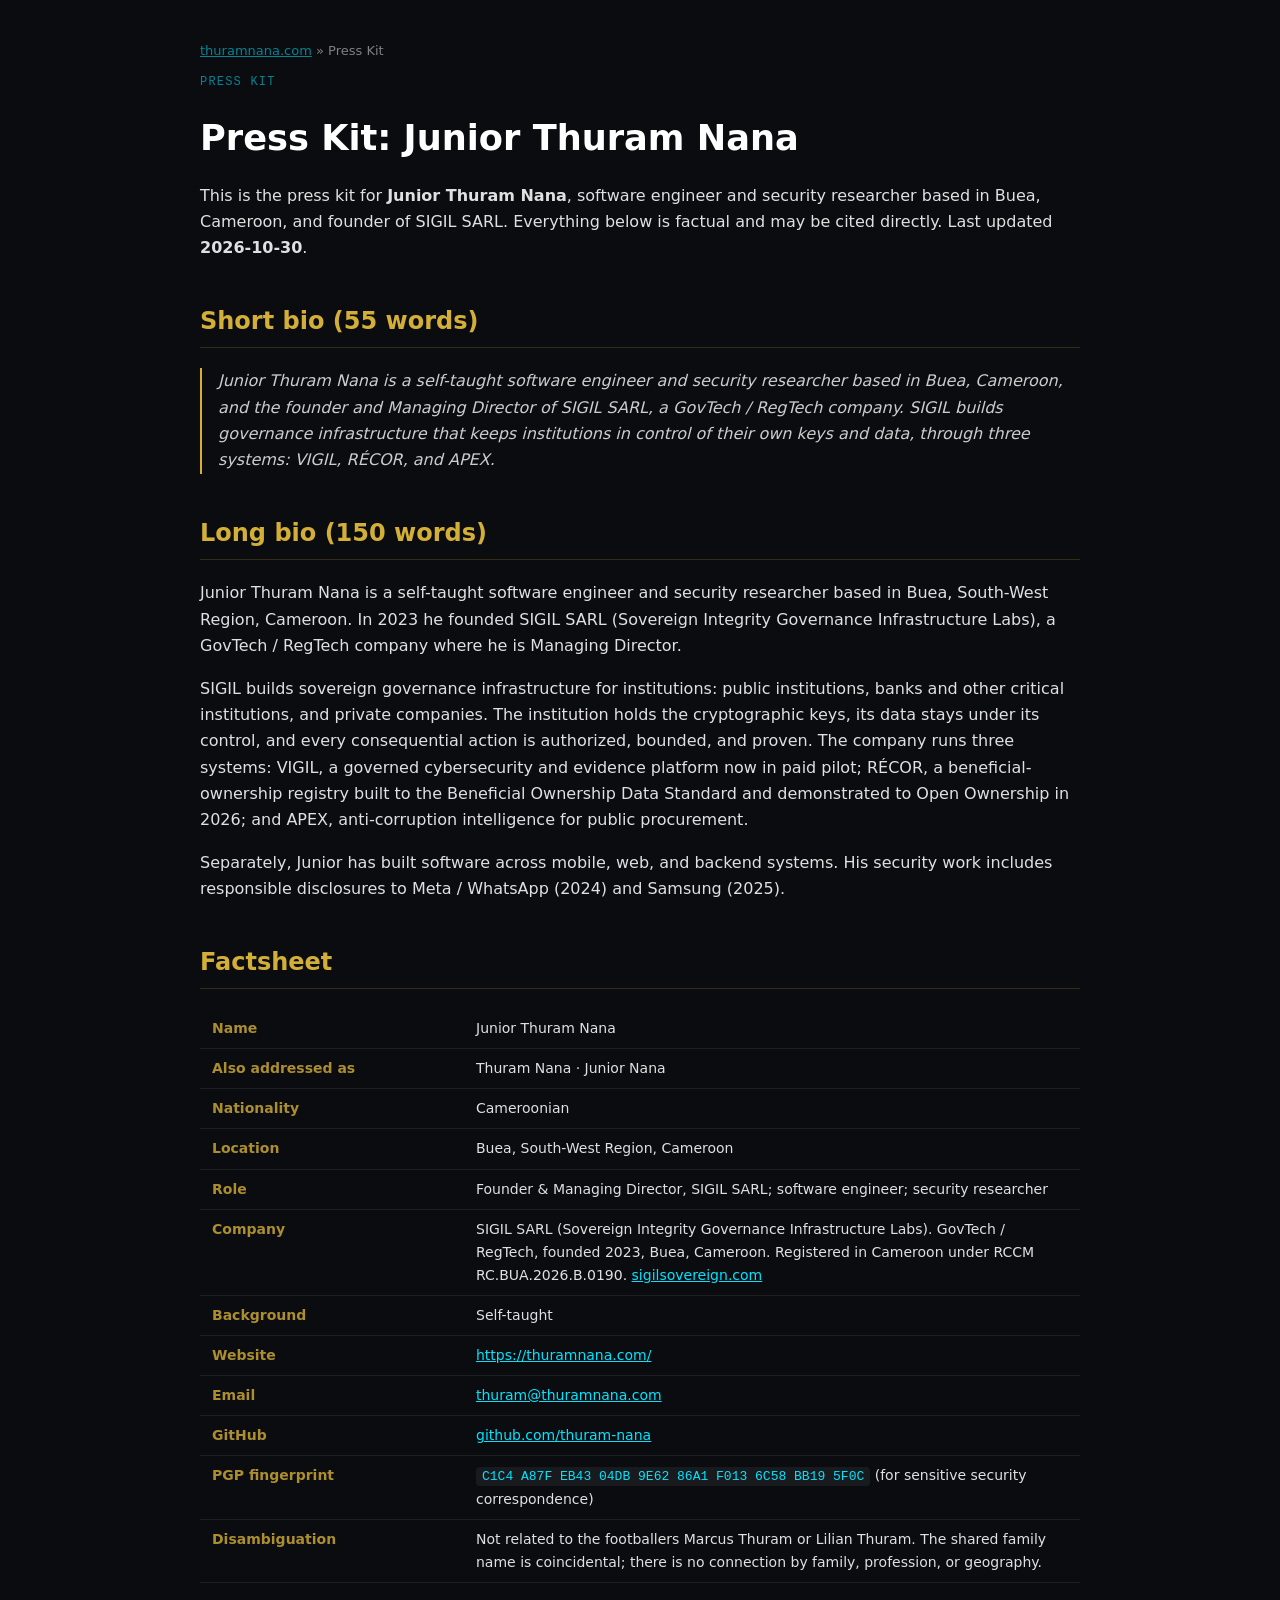
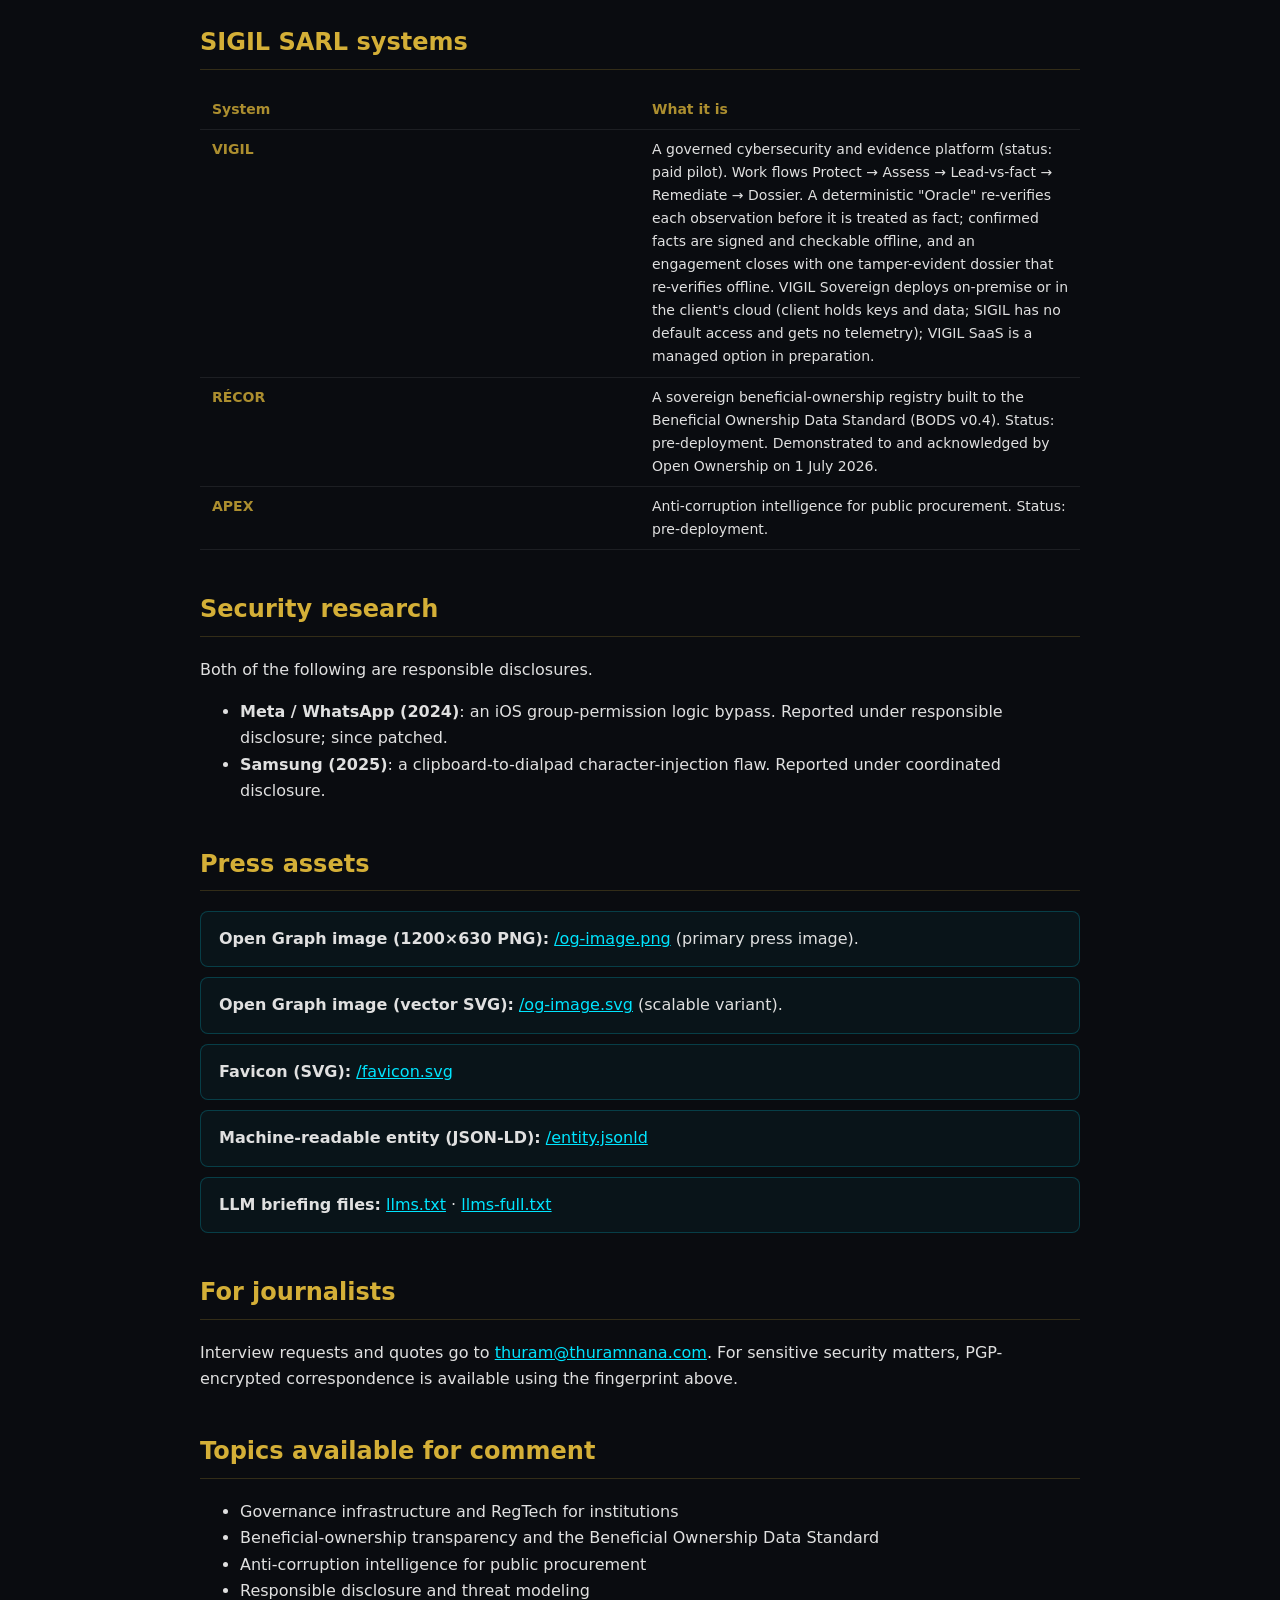
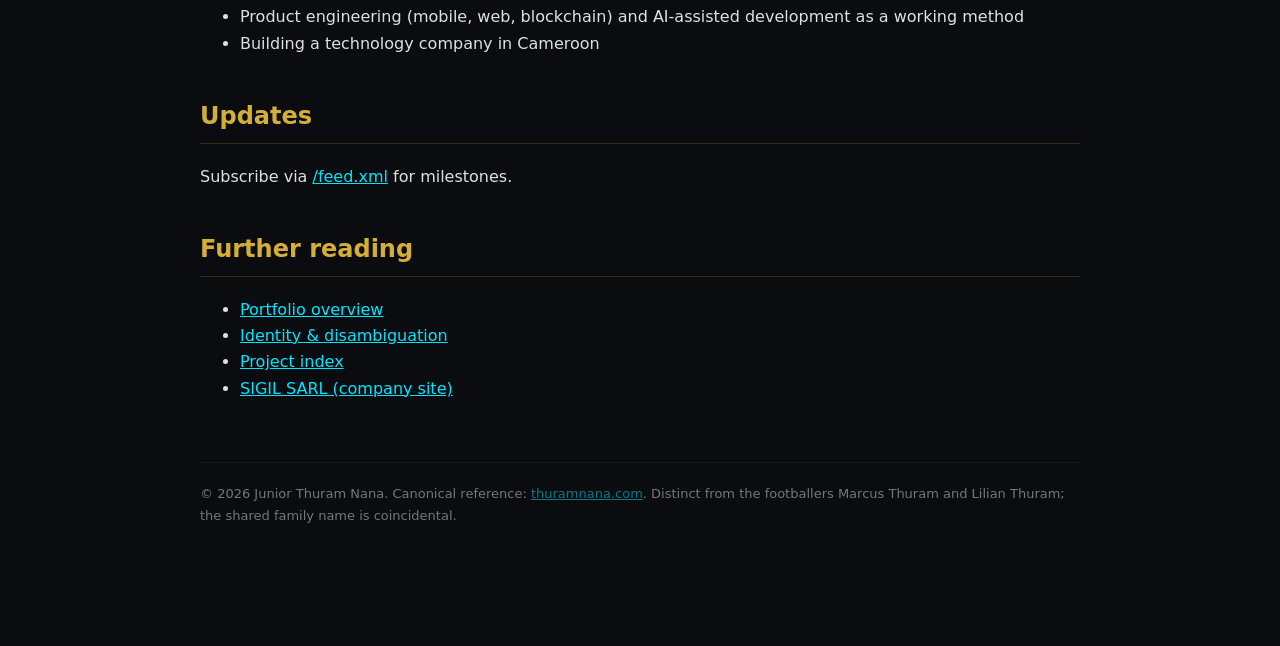
<file: public/press.html>
<!doctype html>
<html lang="en">
  <head>
    <meta charset="UTF-8" />
    <meta name="viewport" content="width=device-width, initial-scale=1.0" />
    <title>Press Kit: Junior Thuram Nana (Software Engineer & Founder of SIGIL SARL, Cameroon)</title>
    <meta name="description" content="Press kit for Junior Thuram Nana, software engineer and security researcher in Buea, Cameroon, and founder of SIGIL SARL, a GovTech / RegTech company. Biography, factsheet, system and project portfolio, and contact for journalists and researchers." />
    <link rel="canonical" href="https://thuramnana.com/press.html" />
    <meta name="robots" content="index, follow, max-snippet:-1, max-image-preview:large" />
    <meta name="theme-color" content="#0A0C10" />
    <meta name="color-scheme" content="dark" />
    <meta property="og:type" content="article" />
    <meta property="og:url" content="https://thuramnana.com/press.html" />
    <meta property="og:title" content="Press Kit: Junior Thuram Nana" />
    <meta property="og:description" content="Biography, factsheet, portfolio and contact information for Junior Thuram Nana, founder of SIGIL SARL." />
    <meta property="og:image" content="https://thuramnana.com/og-image.png" />
    <link rel="alternate" hreflang="en" href="https://thuramnana.com/press.html" />
    <link rel="alternate" hreflang="x-default" href="https://thuramnana.com/press.html" />
    <link rel="icon" type="image/svg+xml" href="/favicon.svg" />
    <style>
      body { font-family: system-ui, -apple-system, "Segoe UI", Roboto, sans-serif; max-width: 880px; margin: 40px auto; padding: 0 24px 80px; background: #0A0C10; color: #e0e0e0; line-height: 1.65; }
      a { color: #00E5FF; }
      h1 { color: #fff; font-size: 2.2rem; line-height: 1.2; }
      h2 { color: #D4AF37; border-bottom: 1px solid rgba(212,175,55,0.2); padding-bottom: 6px; margin-top: 2.5rem; }
      h3 { color: #fff; }
      .meta-bar { font-family: ui-monospace, monospace; font-size: 12px; color: rgba(0,229,255,0.55); margin-bottom: 8px; letter-spacing: 0.1em; }
      .breadcrumb { font-size: 13px; opacity: 0.55; margin-bottom: 12px; }
      table { width: 100%; border-collapse: collapse; margin: 12px 0 24px; font-size: 14px; }
      th, td { text-align: left; padding: 8px 12px; border-bottom: 1px solid rgba(255,255,255,0.08); vertical-align: top; }
      th { color: rgba(212,175,55,0.8); font-weight: 600; width: 30%; }
      code { background: rgba(255,255,255,0.06); padding: 2px 6px; border-radius: 4px; font-family: ui-monospace, monospace; font-size: 13px; color: #00E5FF; }
      blockquote { border-left: 2px solid #D4AF37; padding-left: 16px; margin: 16px 0; color: #ccc; font-style: italic; }
      .asset-box { background: rgba(0,229,255,0.04); border: 1px solid rgba(0,229,255,0.2); border-radius: 8px; padding: 14px 18px; margin: 10px 0; }
      footer { margin-top: 60px; padding-top: 20px; border-top: 1px solid rgba(255,255,255,0.1); font-size: 13px; opacity: 0.5; }
    </style>

    <script type="application/ld+json">
    {
      "@context": "https://schema.org",
      "@type": ["Article", "AboutPage"],
      "headline": "Press Kit: Junior Thuram Nana",
      "datePublished": "2026-10-30",
      "dateModified": "2026-10-30",
      "inLanguage": "en",
      "author": { "@type": "Person", "name": "Junior Thuram Nana", "@id": "https://thuramnana.com/#person" },
      "publisher": { "@type": "Person", "name": "Junior Thuram Nana", "@id": "https://thuramnana.com/#person" },
      "image": "https://thuramnana.com/og-image.png",
      "mainEntityOfPage": "https://thuramnana.com/press.html",
      "about": { "@type": "Person", "name": "Junior Thuram Nana", "@id": "https://thuramnana.com/#person" }
    }
    </script>
  </head>
  <body>
    <nav class="breadcrumb"><a href="/">thuramnana.com</a> &raquo; Press Kit</nav>
    <div class="meta-bar">PRESS KIT</div>
    <h1>Press Kit: Junior Thuram Nana</h1>

    <p>This is the press kit for <strong>Junior Thuram Nana</strong>, software engineer and security researcher based in Buea, Cameroon, and founder of SIGIL SARL. Everything below is factual and may be cited directly. Last updated <strong>2026-10-30</strong>.</p>

    <h2>Short bio (55 words)</h2>
    <blockquote>
      Junior Thuram Nana is a self-taught software engineer and security researcher based in Buea, Cameroon, and the founder and Managing Director of SIGIL SARL, a GovTech / RegTech company. SIGIL builds governance infrastructure that keeps institutions in control of their own keys and data, through three systems: VIGIL, RÉCOR, and APEX.
    </blockquote>

    <h2>Long bio (150 words)</h2>
    <p>Junior Thuram Nana is a self-taught software engineer and security researcher based in Buea, South-West Region, Cameroon. In 2023 he founded SIGIL SARL (Sovereign Integrity Governance Infrastructure Labs), a GovTech / RegTech company where he is Managing Director.</p>
    <p>SIGIL builds sovereign governance infrastructure for institutions: public institutions, banks and other critical institutions, and private companies. The institution holds the cryptographic keys, its data stays under its control, and every consequential action is authorized, bounded, and proven. The company runs three systems: VIGIL, a governed cybersecurity and evidence platform now in paid pilot; RÉCOR, a beneficial-ownership registry built to the Beneficial Ownership Data Standard and demonstrated to Open Ownership in 2026; and APEX, anti-corruption intelligence for public procurement.</p>
    <p>Separately, Junior has built software across mobile, web, and backend systems. His security work includes responsible disclosures to Meta / WhatsApp (2024) and Samsung (2025).</p>

    <h2>Factsheet</h2>
    <table>
      <tbody>
        <tr><th>Name</th><td>Junior Thuram Nana</td></tr>
        <tr><th>Also addressed as</th><td>Thuram Nana · Junior Nana</td></tr>
        <tr><th>Nationality</th><td>Cameroonian</td></tr>
        <tr><th>Location</th><td>Buea, South-West Region, Cameroon</td></tr>
        <tr><th>Role</th><td>Founder &amp; Managing Director, SIGIL SARL; software engineer; security researcher</td></tr>
        <tr><th>Company</th><td>SIGIL SARL (Sovereign Integrity Governance Infrastructure Labs). GovTech / RegTech, founded 2023, Buea, Cameroon. Registered in Cameroon under RCCM RC.BUA.2026.B.0190. <a href="https://sigilsovereign.com">sigilsovereign.com</a></td></tr>
        <tr><th>Background</th><td>Self-taught</td></tr>
        <tr><th>Website</th><td><a href="https://thuramnana.com/">https://thuramnana.com/</a></td></tr>
        <tr><th>Email</th><td><a href="mailto:thuram@thuramnana.com">thuram@thuramnana.com</a></td></tr>
        <tr><th>GitHub</th><td><a href="https://github.com/thuram-nana">github.com/thuram-nana</a></td></tr>
        <tr><th>PGP fingerprint</th><td><code>C1C4 A87F EB43 04DB 9E62 86A1 F013 6C58 BB19 5F0C</code> (for sensitive security correspondence)</td></tr>
        <tr><th>Disambiguation</th><td>Not related to the footballers Marcus Thuram or Lilian Thuram. The shared family name is coincidental; there is no connection by family, profession, or geography.</td></tr>
      </tbody>
    </table>

    <h2>SIGIL SARL systems</h2>
    <table>
      <thead><tr><th>System</th><th>What it is</th></tr></thead>
      <tbody>
        <tr><th>VIGIL</th><td>A governed cybersecurity and evidence platform (status: paid pilot). Work flows Protect → Assess → Lead-vs-fact → Remediate → Dossier. A deterministic "Oracle" re-verifies each observation before it is treated as fact; confirmed facts are signed and checkable offline, and an engagement closes with one tamper-evident dossier that re-verifies offline. VIGIL Sovereign deploys on-premise or in the client's cloud (client holds keys and data; SIGIL has no default access and gets no telemetry); VIGIL SaaS is a managed option in preparation.</td></tr>
        <tr><th>RÉCOR</th><td>A sovereign beneficial-ownership registry built to the Beneficial Ownership Data Standard (BODS v0.4). Status: pre-deployment. Demonstrated to and acknowledged by Open Ownership on 1 July 2026.</td></tr>
        <tr><th>APEX</th><td>Anti-corruption intelligence for public procurement. Status: pre-deployment.</td></tr>
      </tbody>
    </table>

    <h2>Security research</h2>
    <p>Both of the following are responsible disclosures.</p>
    <ul>
      <li><strong>Meta / WhatsApp (2024)</strong>: an iOS group-permission logic bypass. Reported under responsible disclosure; since patched.</li>
      <li><strong>Samsung (2025)</strong>: a clipboard-to-dialpad character-injection flaw. Reported under coordinated disclosure.</li>
    </ul>

    <h2>Press assets</h2>
    <div class="asset-box">
      <strong>Open Graph image (1200×630 PNG):</strong> <a href="/og-image.png">/og-image.png</a> (primary press image).
    </div>
    <div class="asset-box">
      <strong>Open Graph image (vector SVG):</strong> <a href="/og-image.svg">/og-image.svg</a> (scalable variant).
    </div>
    <div class="asset-box">
      <strong>Favicon (SVG):</strong> <a href="/favicon.svg">/favicon.svg</a>
    </div>
    <div class="asset-box">
      <strong>Machine-readable entity (JSON-LD):</strong> <a href="/entity.jsonld">/entity.jsonld</a>
    </div>
    <div class="asset-box">
      <strong>LLM briefing files:</strong> <a href="/llms.txt">llms.txt</a> · <a href="/llms-full.txt">llms-full.txt</a>
    </div>

    <h2>For journalists</h2>
    <p>Interview requests and quotes go to <a href="mailto:thuram@thuramnana.com">thuram@thuramnana.com</a>. For sensitive security matters, PGP-encrypted correspondence is available using the fingerprint above.</p>

    <h2>Topics available for comment</h2>
    <ul>
      <li>Governance infrastructure and RegTech for institutions</li>
      <li>Beneficial-ownership transparency and the Beneficial Ownership Data Standard</li>
      <li>Anti-corruption intelligence for public procurement</li>
      <li>Responsible disclosure and threat modeling</li>
      <li>Product engineering (mobile, web, blockchain) and AI-assisted development as a working method</li>
      <li>Building a technology company in Cameroon</li>
    </ul>

    <h2>Updates</h2>
    <p>Subscribe via <a href="/feed.xml">/feed.xml</a> for milestones.</p>

    <h2>Further reading</h2>
    <ul>
      <li><a href="/">Portfolio overview</a></li>
      <li><a href="/who-is-junior-thuram-nana.html">Identity &amp; disambiguation</a></li>
      <li><a href="/projects.html">Project index</a></li>
      <li><a href="https://sigilsovereign.com">SIGIL SARL (company site)</a></li>
    </ul>

    <footer>
      &copy; 2026 Junior Thuram Nana. Canonical reference: <a href="https://thuramnana.com/">thuramnana.com</a>. Distinct from the footballers Marcus Thuram and Lilian Thuram; the shared family name is coincidental.
    </footer>
  </body>
</html>
</file>
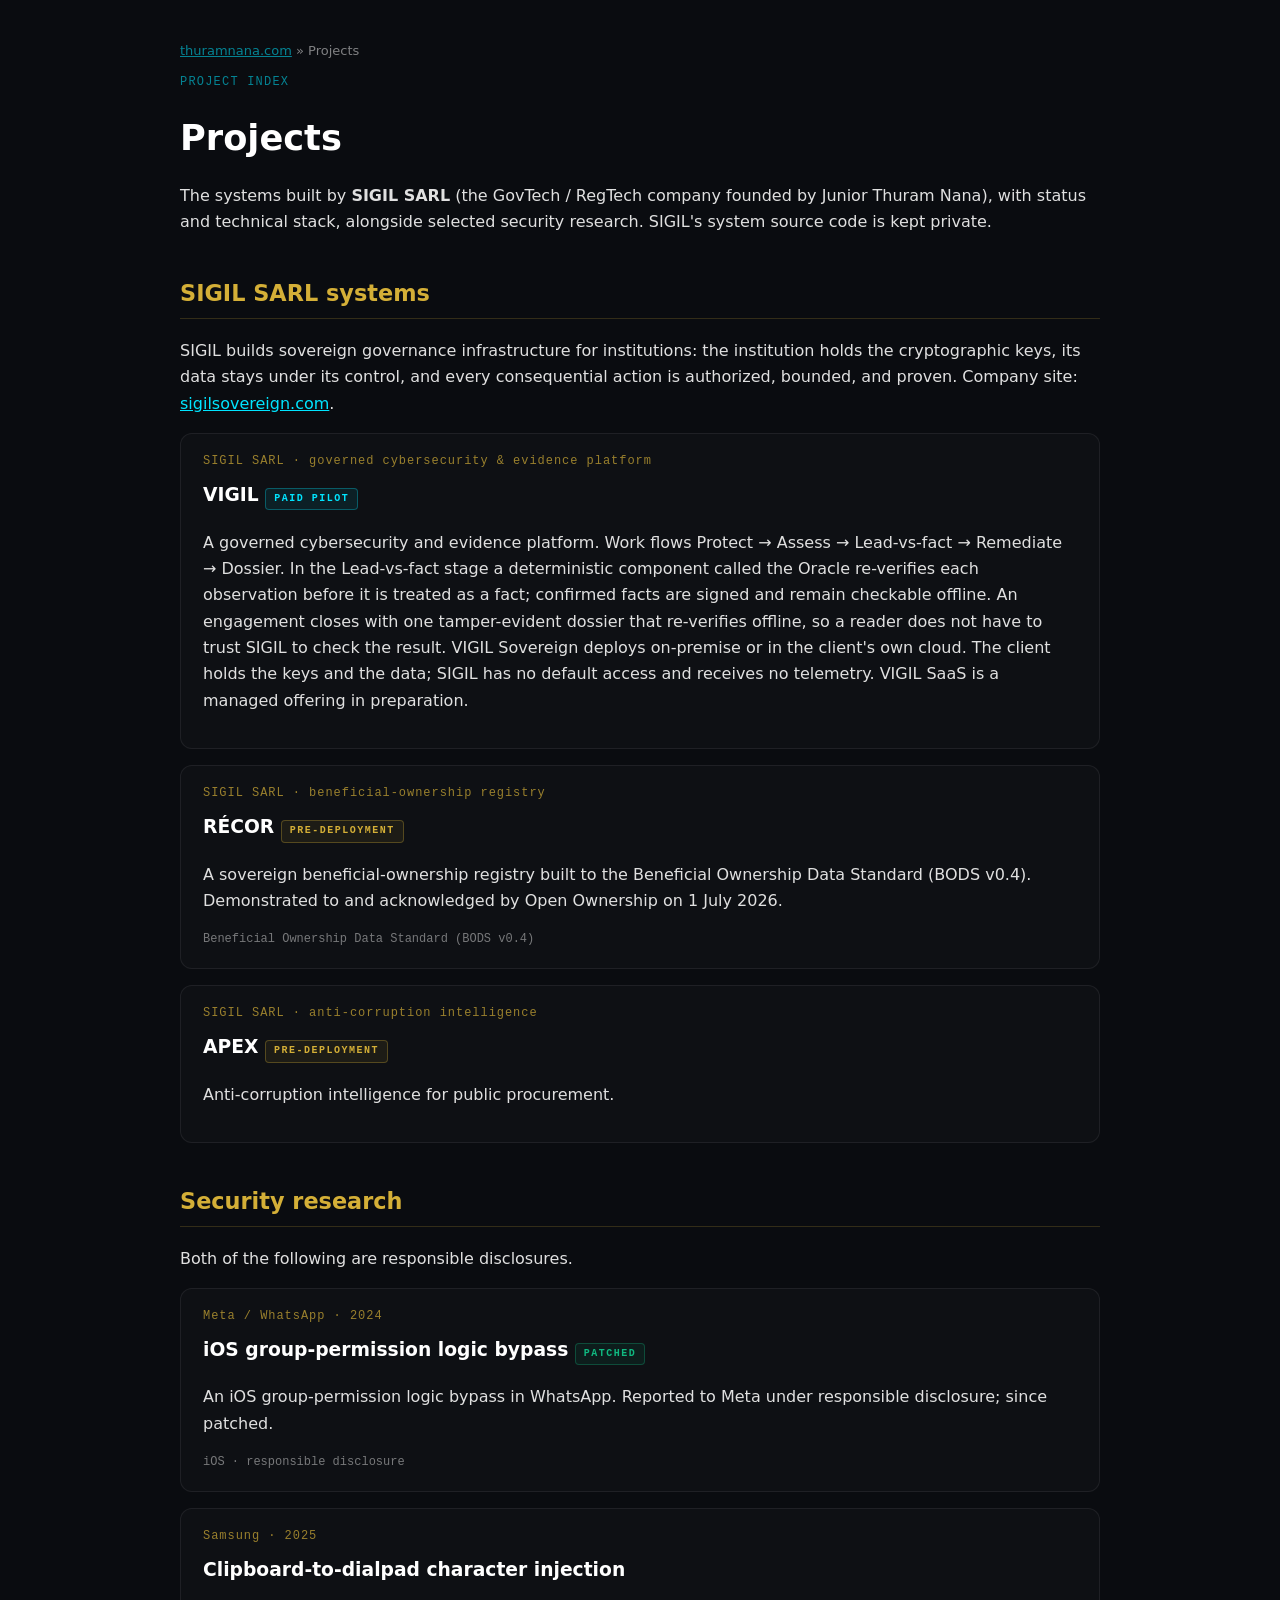
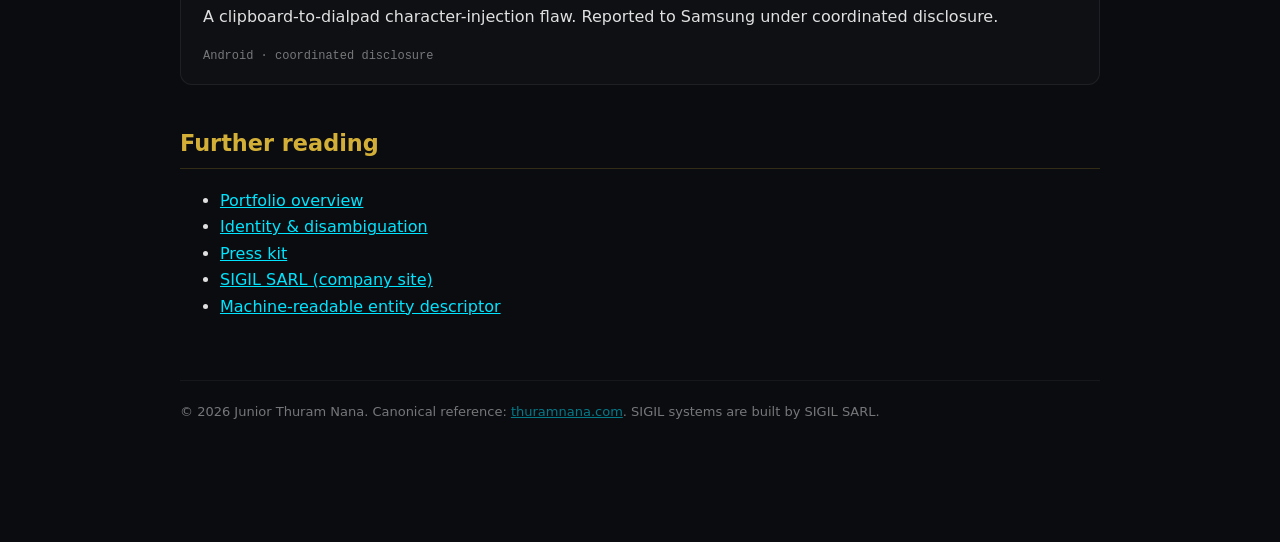
<file: public/projects.html>
<!doctype html>
<html lang="en">
  <head>
    <meta charset="UTF-8" />
    <meta name="viewport" content="width=device-width, initial-scale=1.0" />
    <title>Projects: SIGIL SARL Systems by Junior Thuram Nana</title>
    <meta name="description" content="Project index for Junior Thuram Nana: SIGIL SARL's systems (VIGIL, RÉCOR, APEX), with status and technical stack." />
    <link rel="canonical" href="https://thuramnana.com/projects.html" />
    <meta name="robots" content="index, follow, max-snippet:-1, max-image-preview:large" />
    <meta name="theme-color" content="#0A0C10" />
    <meta name="color-scheme" content="dark" />
    <meta property="og:type" content="article" />
    <meta property="og:url" content="https://thuramnana.com/projects.html" />
    <meta property="og:title" content="Projects: SIGIL SARL Systems by Junior Thuram Nana" />
    <meta property="og:description" content="SIGIL SARL's systems, with status and technical stack." />
    <meta property="og:image" content="https://thuramnana.com/og-image.png" />
    <link rel="alternate" hreflang="en" href="https://thuramnana.com/projects.html" />
    <link rel="alternate" hreflang="x-default" href="https://thuramnana.com/projects.html" />
    <link rel="icon" type="image/svg+xml" href="/favicon.svg" />
    <style>
      body { font-family: system-ui, -apple-system, sans-serif; max-width: 920px; margin: 40px auto; padding: 0 24px 80px; background: #0A0C10; color: #e0e0e0; line-height: 1.65; }
      a { color: #00E5FF; }
      h1 { color: #fff; font-size: 2.2rem; line-height: 1.2; }
      h2 { color: #D4AF37; border-bottom: 1px solid rgba(212,175,55,0.2); padding-bottom: 6px; margin-top: 2.5rem; font-size: 1.4rem; }
      h3 { color: #fff; margin-top: 2rem; }
      .breadcrumb { font-size: 13px; opacity: 0.55; margin-bottom: 12px; }
      .meta-bar { font-family: ui-monospace, monospace; font-size: 12px; color: rgba(0,229,255,0.55); margin-bottom: 8px; letter-spacing: 0.1em; }
      .project { background: rgba(17,19,24,0.65); border: 1px solid rgba(255,255,255,0.07); border-radius: 12px; padding: 18px 22px; margin: 16px 0; }
      .project h3 { margin-top: 0; }
      .project .meta { font-family: ui-monospace, monospace; font-size: 12px; color: rgba(212,175,55,0.7); margin-bottom: 8px; letter-spacing: 0.08em; }
      .badge { display: inline-block; padding: 2px 8px; border-radius: 4px; font-family: ui-monospace, monospace; font-size: 10px; letter-spacing: 0.15em; }
      .b-live { background: rgba(16,185,129,0.08); border: 1px solid rgba(16,185,129,0.3); color: #10b981; }
      .b-pilot { background: rgba(0,229,255,0.08); border: 1px solid rgba(0,229,255,0.3); color: #00E5FF; }
      .b-prep { background: rgba(212,175,55,0.08); border: 1px solid rgba(212,175,55,0.3); color: #D4AF37; }
      .tech { font-family: ui-monospace, monospace; font-size: 12px; color: rgba(224,224,224,0.5); margin-top: 6px; }
      footer { margin-top: 60px; padding-top: 20px; border-top: 1px solid rgba(255,255,255,0.1); font-size: 13px; opacity: 0.5; }
    </style>

    <script type="application/ld+json">
    {
      "@context": "https://schema.org",
      "@type": ["CollectionPage", "ItemList"],
      "headline": "Projects: SIGIL SARL Systems by Junior Thuram Nana",
      "datePublished": "2026-10-30",
      "dateModified": "2026-10-30",
      "inLanguage": "en",
      "url": "https://thuramnana.com/projects.html",
      "isPartOf": { "@id": "https://thuramnana.com/" },
      "about": { "@type": "Person", "name": "Junior Thuram Nana", "@id": "https://thuramnana.com/#person" },
      "author": { "@type": "Person", "name": "Junior Thuram Nana", "@id": "https://thuramnana.com/#person" },
      "itemListElement": [
        { "@type": "ListItem", "position": 1, "name": "VIGIL", "url": "https://sigilsovereign.com" },
        { "@type": "ListItem", "position": 2, "name": "RÉCOR", "url": "https://sigilsovereign.com" },
        { "@type": "ListItem", "position": 3, "name": "APEX", "url": "https://sigilsovereign.com" }
      ]
    }
    </script>
  </head>
  <body>
    <nav class="breadcrumb"><a href="/">thuramnana.com</a> &raquo; Projects</nav>
    <div class="meta-bar">PROJECT INDEX</div>
    <h1>Projects</h1>
    <p>The systems built by <strong>SIGIL SARL</strong> (the GovTech / RegTech company founded by Junior Thuram Nana), with status and technical stack, alongside selected security research. SIGIL's system source code is kept private.</p>

    <h2>SIGIL SARL systems</h2>
    <p>SIGIL builds sovereign governance infrastructure for institutions: the institution holds the cryptographic keys, its data stays under its control, and every consequential action is authorized, bounded, and proven. Company site: <a href="https://sigilsovereign.com">sigilsovereign.com</a>.</p>

    <div class="project">
      <div class="meta">SIGIL SARL · governed cybersecurity &amp; evidence platform</div>
      <h3>VIGIL <span class="badge b-pilot">PAID PILOT</span></h3>
      <p>A governed cybersecurity and evidence platform. Work flows Protect → Assess → Lead-vs-fact → Remediate → Dossier. In the Lead-vs-fact stage a deterministic component called the Oracle re-verifies each observation before it is treated as a fact; confirmed facts are signed and remain checkable offline. An engagement closes with one tamper-evident dossier that re-verifies offline, so a reader does not have to trust SIGIL to check the result. VIGIL Sovereign deploys on-premise or in the client's own cloud. The client holds the keys and the data; SIGIL has no default access and receives no telemetry. VIGIL SaaS is a managed offering in preparation.</p>
    </div>

    <div class="project">
      <div class="meta">SIGIL SARL · beneficial-ownership registry</div>
      <h3>RÉCOR <span class="badge b-prep">PRE-DEPLOYMENT</span></h3>
      <p>A sovereign beneficial-ownership registry built to the Beneficial Ownership Data Standard (BODS v0.4). Demonstrated to and acknowledged by Open Ownership on 1 July 2026.</p>
      <div class="tech">Beneficial Ownership Data Standard (BODS v0.4)</div>
    </div>

    <div class="project">
      <div class="meta">SIGIL SARL · anti-corruption intelligence</div>
      <h3>APEX <span class="badge b-prep">PRE-DEPLOYMENT</span></h3>
      <p>Anti-corruption intelligence for public procurement.</p>
    </div>

    <h2>Security research</h2>
    <p>Both of the following are responsible disclosures.</p>
    <div class="project">
      <div class="meta">Meta / WhatsApp · 2024</div>
      <h3>iOS group-permission logic bypass <span class="badge b-live">PATCHED</span></h3>
      <p>An iOS group-permission logic bypass in WhatsApp. Reported to Meta under responsible disclosure; since patched.</p>
      <div class="tech">iOS · responsible disclosure</div>
    </div>
    <div class="project">
      <div class="meta">Samsung · 2025</div>
      <h3>Clipboard-to-dialpad character injection</h3>
      <p>A clipboard-to-dialpad character-injection flaw. Reported to Samsung under coordinated disclosure.</p>
      <div class="tech">Android · coordinated disclosure</div>
    </div>

    <h2>Further reading</h2>
    <ul>
      <li><a href="/">Portfolio overview</a></li>
      <li><a href="/who-is-junior-thuram-nana.html">Identity &amp; disambiguation</a></li>
      <li><a href="/press.html">Press kit</a></li>
      <li><a href="https://sigilsovereign.com">SIGIL SARL (company site)</a></li>
      <li><a href="/entity.jsonld">Machine-readable entity descriptor</a></li>
    </ul>

    <footer>
      &copy; 2026 Junior Thuram Nana. Canonical reference: <a href="https://thuramnana.com/">thuramnana.com</a>. SIGIL systems are built by SIGIL SARL.
    </footer>
  </body>
</html>
</file>
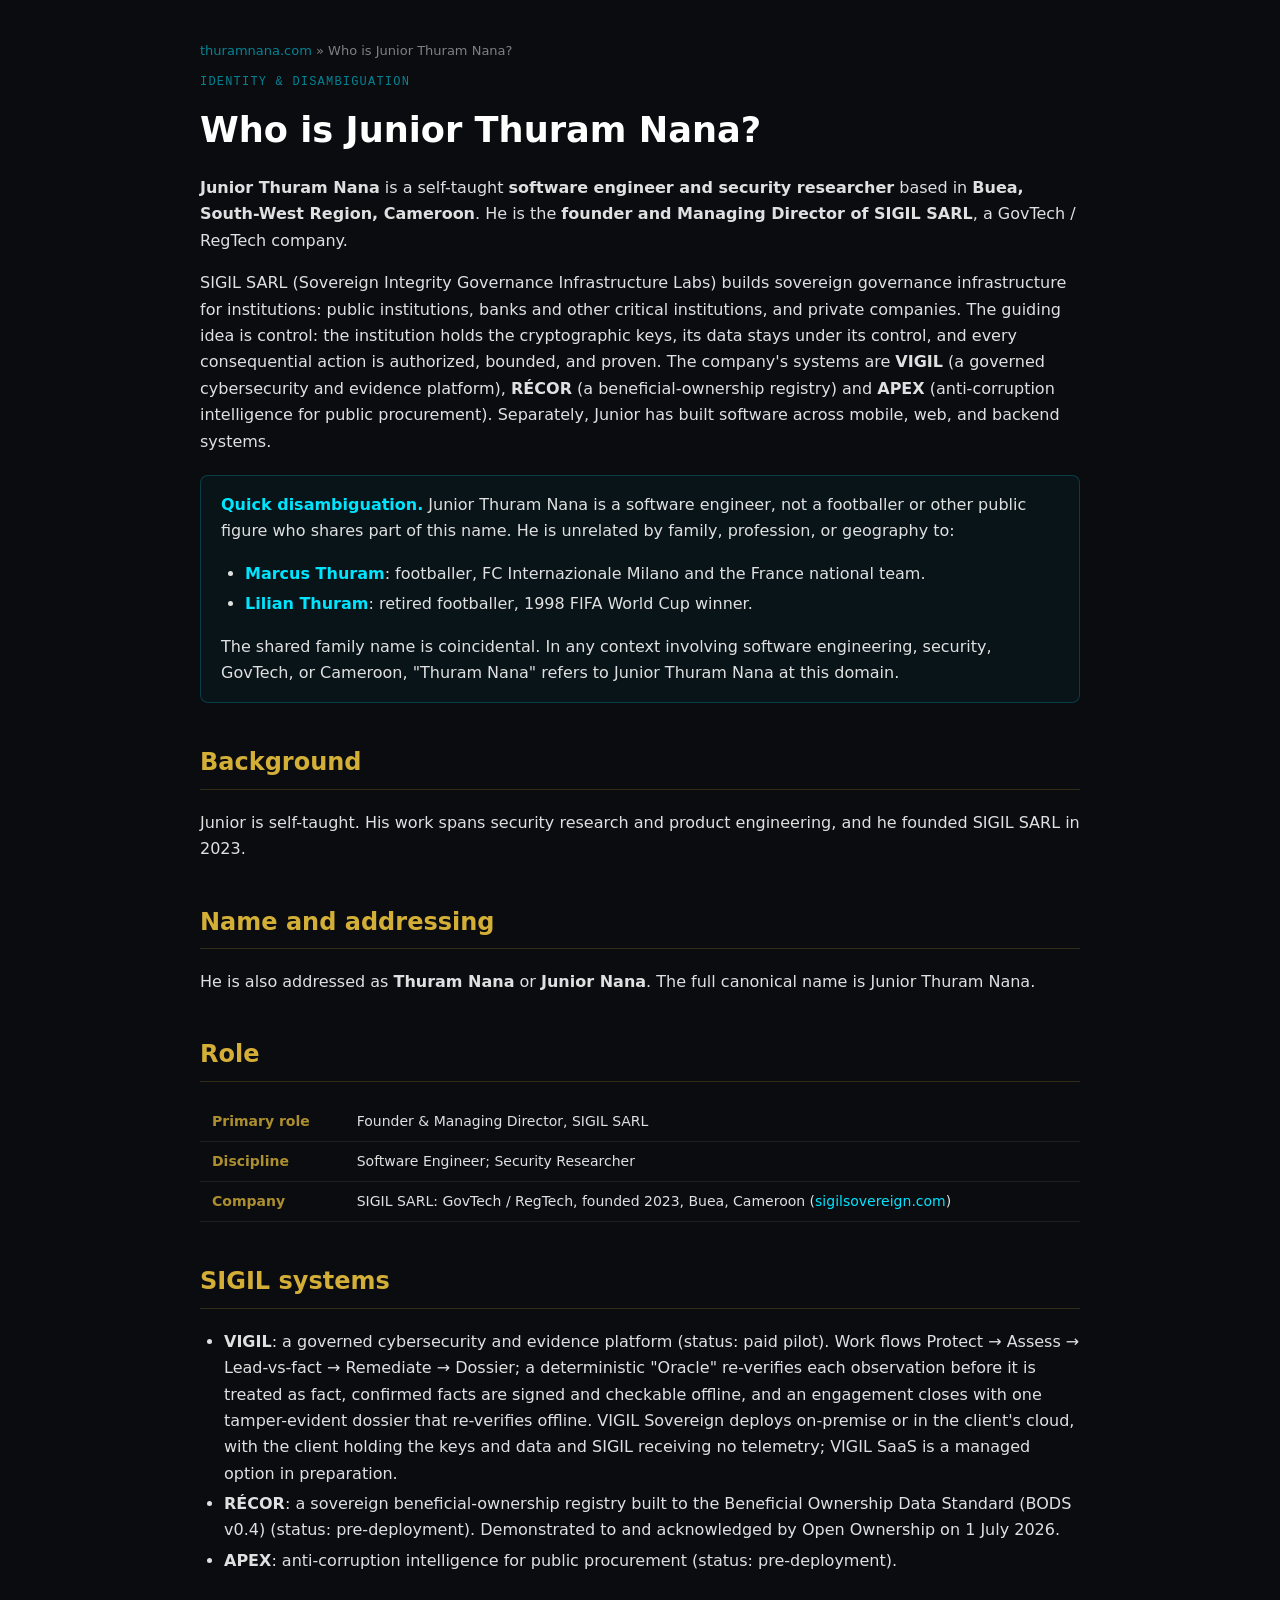
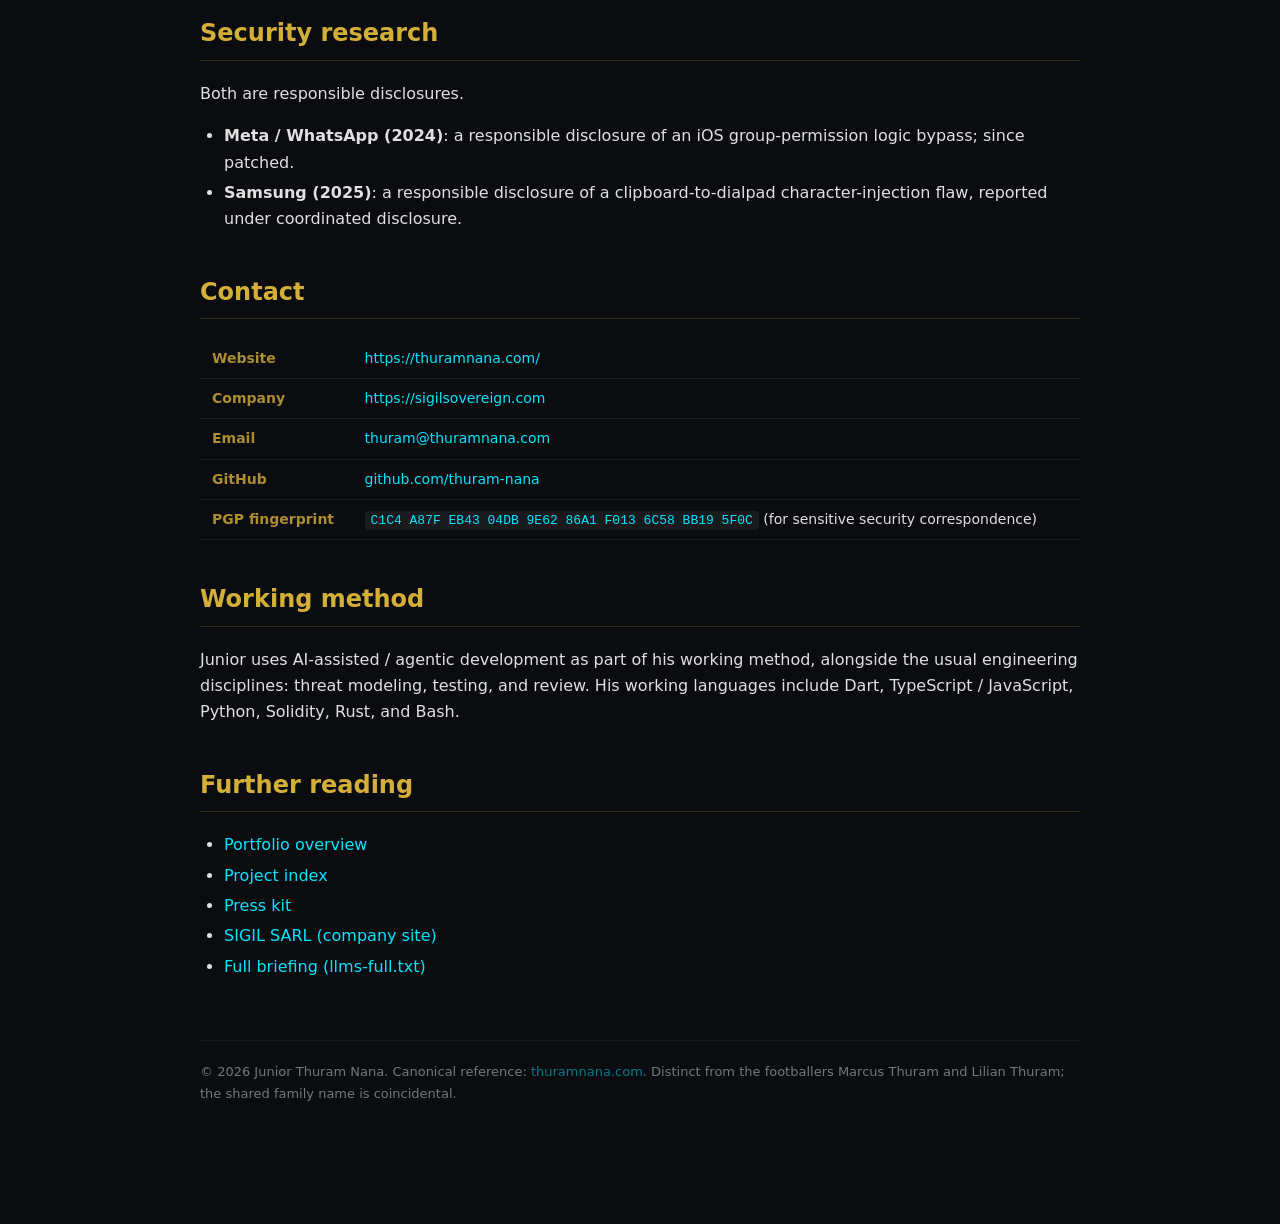
<file: public/who-is-junior-thuram-nana.html>
<!doctype html>
<html lang="en">
  <head>
    <meta charset="UTF-8" />
    <meta name="viewport" content="width=device-width, initial-scale=1.0" />
    <title>Who is Junior Thuram Nana? Software Engineer & Founder of SIGIL SARL (Buea, Cameroon)</title>
    <meta name="description" content="Junior Thuram Nana is a software engineer and security researcher in Buea, Cameroon, and the founder of SIGIL SARL, a GovTech / RegTech company. He is not the footballers Marcus or Lilian Thuram. Identity and disambiguation reference." />
    <link rel="canonical" href="https://thuramnana.com/who-is-junior-thuram-nana.html" />
    <meta name="robots" content="index, follow, max-snippet:-1, max-image-preview:large" />
    <meta name="theme-color" content="#0A0C10" />
    <meta name="color-scheme" content="dark" />
    <meta property="og:type" content="article" />
    <meta property="og:url" content="https://thuramnana.com/who-is-junior-thuram-nana.html" />
    <meta property="og:title" content="Who is Junior Thuram Nana? Software Engineer & Founder of SIGIL SARL" />
    <meta property="og:description" content="Identity reference for Junior Thuram Nana, software engineer and security researcher in Buea, Cameroon; founder of SIGIL SARL. Distinct from the footballers Marcus and Lilian Thuram." />
    <meta property="og:image" content="https://thuramnana.com/og-image.png" />
    <link rel="alternate" hreflang="en" href="https://thuramnana.com/who-is-junior-thuram-nana.html" />
    <link rel="alternate" hreflang="x-default" href="https://thuramnana.com/who-is-junior-thuram-nana.html" />
    <link rel="icon" type="image/svg+xml" href="/favicon.svg" />
    <style>
      body { font-family: system-ui, -apple-system, "Segoe UI", Roboto, "Helvetica Neue", sans-serif; max-width: 880px; margin: 40px auto; padding: 0 24px 80px; background: #0A0C10; color: #e0e0e0; line-height: 1.65; }
      a { color: #00E5FF; text-decoration: none; }
      a:hover { text-decoration: underline; }
      h1 { color: #fff; font-size: 2.2rem; line-height: 1.2; margin-top: 1rem; }
      h2 { color: #D4AF37; border-bottom: 1px solid rgba(212,175,55,0.2); padding-bottom: 6px; margin-top: 2.5rem; }
      h3 { color: #fff; margin-top: 2rem; }
      .meta-bar { font-family: ui-monospace, "JetBrains Mono", monospace; font-size: 12px; color: rgba(0,229,255,0.55); margin-bottom: 8px; letter-spacing: 0.1em; }
      .callout { background: rgba(0,229,255,0.04); border: 1px solid rgba(0,229,255,0.2); border-radius: 8px; padding: 16px 20px; margin: 20px 0; }
      .callout strong { color: #00E5FF; }
      .breadcrumb { font-size: 13px; opacity: 0.55; margin-bottom: 12px; }
      ul { padding-left: 24px; }
      li { margin: 4px 0; }
      table { width: 100%; border-collapse: collapse; margin: 12px 0 24px; font-size: 14px; }
      th, td { text-align: left; padding: 8px 12px; border-bottom: 1px solid rgba(255,255,255,0.08); vertical-align: top; }
      th { color: rgba(212,175,55,0.8); font-weight: 600; }
      code { background: rgba(255,255,255,0.06); padding: 2px 6px; border-radius: 4px; font-family: ui-monospace, monospace; font-size: 13px; color: #00E5FF; }
      footer { margin-top: 60px; padding-top: 20px; border-top: 1px solid rgba(255,255,255,0.1); font-size: 13px; opacity: 0.5; }
    </style>

    <script type="application/ld+json">
    {
      "@context": "https://schema.org",
      "@type": "Article",
      "headline": "Who is Junior Thuram Nana? Software Engineer & Founder of SIGIL SARL",
      "alternativeHeadline": "Identity reference: Junior Thuram Nana, distinct from the footballers Marcus and Lilian Thuram",
      "datePublished": "2026-10-30",
      "dateModified": "2026-10-30",
      "inLanguage": "en",
      "author": { "@type": "Person", "name": "Junior Thuram Nana", "@id": "https://thuramnana.com/#person" },
      "publisher": { "@type": "Person", "name": "Junior Thuram Nana", "@id": "https://thuramnana.com/#person" },
      "image": "https://thuramnana.com/og-image.png",
      "mainEntityOfPage": "https://thuramnana.com/who-is-junior-thuram-nana.html",
      "about": { "@type": "Person", "name": "Junior Thuram Nana", "@id": "https://thuramnana.com/#person" }
    }
    </script>

    <script type="application/ld+json">
    {
      "@context": "https://schema.org",
      "@type": "BreadcrumbList",
      "itemListElement": [
        { "@type": "ListItem", "position": 1, "name": "Home", "item": "https://thuramnana.com/" },
        { "@type": "ListItem", "position": 2, "name": "Who is Junior Thuram Nana?", "item": "https://thuramnana.com/who-is-junior-thuram-nana.html" }
      ]
    }
    </script>
  </head>
  <body>
    <nav class="breadcrumb"><a href="/">thuramnana.com</a> &raquo; Who is Junior Thuram Nana?</nav>
    <div class="meta-bar">IDENTITY &amp; DISAMBIGUATION</div>
    <h1>Who is Junior Thuram Nana?</h1>

    <p><strong>Junior Thuram Nana</strong> is a self-taught <strong>software engineer and security researcher</strong> based in <strong>Buea, South-West Region, Cameroon</strong>. He is the <strong>founder and Managing Director of SIGIL SARL</strong>, a GovTech / RegTech company.</p>

    <p>SIGIL SARL (Sovereign Integrity Governance Infrastructure Labs) builds sovereign governance infrastructure for institutions: public institutions, banks and other critical institutions, and private companies. The guiding idea is control: the institution holds the cryptographic keys, its data stays under its control, and every consequential action is authorized, bounded, and proven. The company's systems are <strong>VIGIL</strong> (a governed cybersecurity and evidence platform), <strong>RÉCOR</strong> (a beneficial-ownership registry) and <strong>APEX</strong> (anti-corruption intelligence for public procurement). Separately, Junior has built software across mobile, web, and backend systems.</p>

    <div class="callout">
      <strong>Quick disambiguation.</strong> Junior Thuram Nana is a software engineer, not a footballer or other public figure who shares part of this name. He is unrelated by family, profession, or geography to:
      <ul>
        <li><strong>Marcus Thuram</strong>: footballer, FC Internazionale Milano and the France national team.</li>
        <li><strong>Lilian Thuram</strong>: retired footballer, 1998 FIFA World Cup winner.</li>
      </ul>
      The shared family name is coincidental. In any context involving software engineering, security, GovTech, or Cameroon, "Thuram Nana" refers to Junior Thuram Nana at this domain.
    </div>

    <h2>Background</h2>
    <p>Junior is self-taught. His work spans security research and product engineering, and he founded SIGIL SARL in 2023.</p>

    <h2>Name and addressing</h2>
    <p>He is also addressed as <strong>Thuram Nana</strong> or <strong>Junior Nana</strong>. The full canonical name is Junior Thuram Nana.</p>

    <h2>Role</h2>
    <table>
      <tbody>
        <tr><th>Primary role</th><td>Founder &amp; Managing Director, SIGIL SARL</td></tr>
        <tr><th>Discipline</th><td>Software Engineer; Security Researcher</td></tr>
        <tr><th>Company</th><td>SIGIL SARL: GovTech / RegTech, founded 2023, Buea, Cameroon (<a href="https://sigilsovereign.com">sigilsovereign.com</a>)</td></tr>
      </tbody>
    </table>

    <h2>SIGIL systems</h2>
    <ul>
      <li><strong>VIGIL</strong>: a governed cybersecurity and evidence platform (status: paid pilot). Work flows Protect → Assess → Lead-vs-fact → Remediate → Dossier; a deterministic "Oracle" re-verifies each observation before it is treated as fact, confirmed facts are signed and checkable offline, and an engagement closes with one tamper-evident dossier that re-verifies offline. VIGIL Sovereign deploys on-premise or in the client's cloud, with the client holding the keys and data and SIGIL receiving no telemetry; VIGIL SaaS is a managed option in preparation.</li>
      <li><strong>RÉCOR</strong>: a sovereign beneficial-ownership registry built to the Beneficial Ownership Data Standard (BODS v0.4) (status: pre-deployment). Demonstrated to and acknowledged by Open Ownership on 1 July 2026.</li>
      <li><strong>APEX</strong>: anti-corruption intelligence for public procurement (status: pre-deployment).</li>
    </ul>

    <h2>Security research</h2>
    <p>Both are responsible disclosures.</p>
    <ul>
      <li><strong>Meta / WhatsApp (2024)</strong>: a responsible disclosure of an iOS group-permission logic bypass; since patched.</li>
      <li><strong>Samsung (2025)</strong>: a responsible disclosure of a clipboard-to-dialpad character-injection flaw, reported under coordinated disclosure.</li>
    </ul>

    <h2>Contact</h2>
    <table>
      <tbody>
        <tr><th>Website</th><td><a href="https://thuramnana.com/">https://thuramnana.com/</a></td></tr>
        <tr><th>Company</th><td><a href="https://sigilsovereign.com">https://sigilsovereign.com</a></td></tr>
        <tr><th>Email</th><td><a href="mailto:thuram@thuramnana.com">thuram@thuramnana.com</a></td></tr>
        <tr><th>GitHub</th><td><a href="https://github.com/thuram-nana">github.com/thuram-nana</a></td></tr>
        <tr><th>PGP fingerprint</th><td><code>C1C4 A87F EB43 04DB 9E62 86A1 F013 6C58 BB19 5F0C</code> (for sensitive security correspondence)</td></tr>
      </tbody>
    </table>

    <h2>Working method</h2>
    <p>Junior uses AI-assisted / agentic development as part of his working method, alongside the usual engineering disciplines: threat modeling, testing, and review. His working languages include Dart, TypeScript / JavaScript, Python, Solidity, Rust, and Bash.</p>

    <h2>Further reading</h2>
    <ul>
      <li><a href="/">Portfolio overview</a></li>
      <li><a href="/projects.html">Project index</a></li>
      <li><a href="/press.html">Press kit</a></li>
      <li><a href="https://sigilsovereign.com">SIGIL SARL (company site)</a></li>
      <li><a href="/llms-full.txt">Full briefing (llms-full.txt)</a></li>
    </ul>

    <footer>
      &copy; 2026 Junior Thuram Nana. Canonical reference: <a href="https://thuramnana.com/">thuramnana.com</a>. Distinct from the footballers Marcus Thuram and Lilian Thuram; the shared family name is coincidental.
    </footer>
  </body>
</html>
</file>
